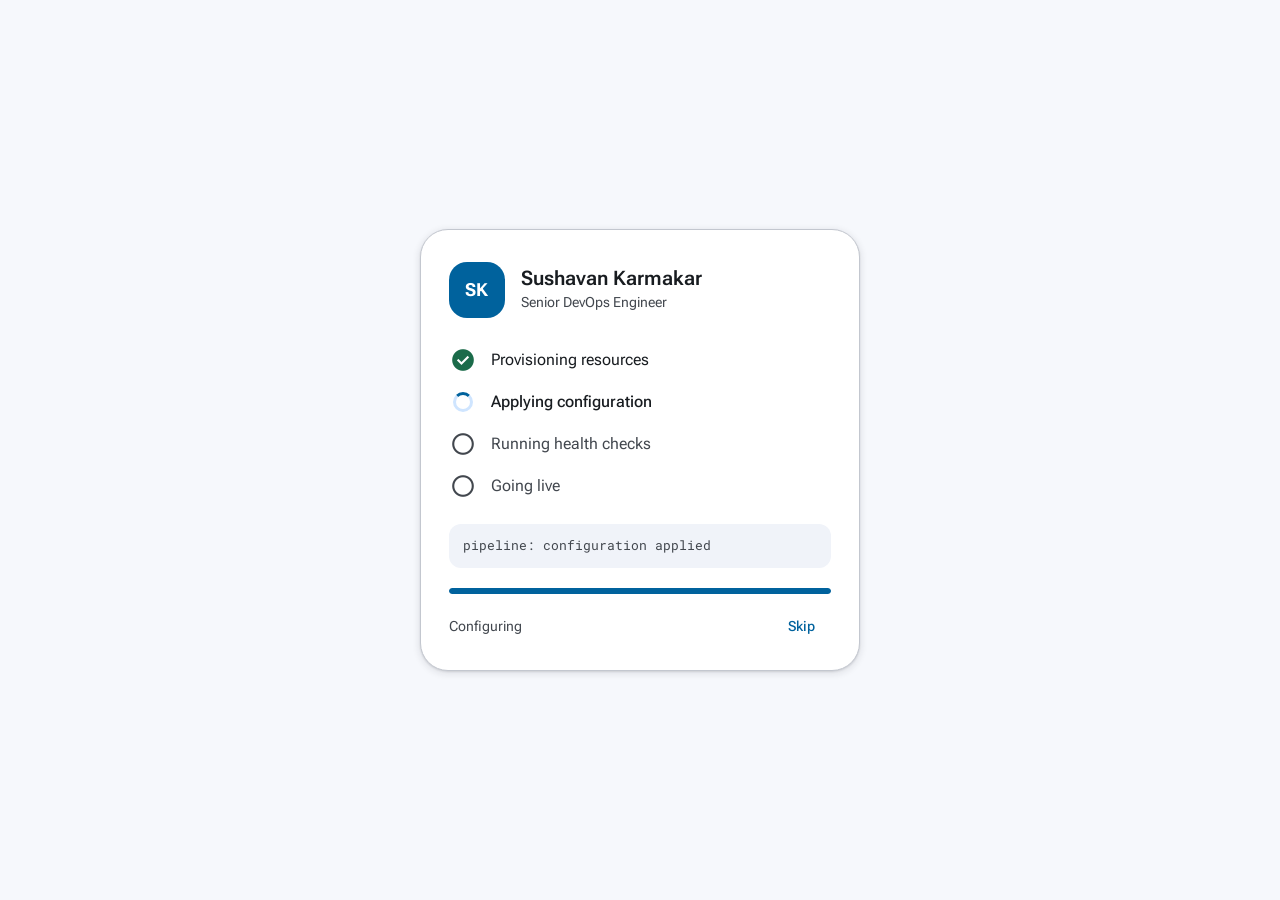
<file: index.html>
<!DOCTYPE html>
<html lang="en">

<head>
    <meta charset="UTF-8">
    <meta name="viewport" content="width=device-width, initial-scale=1.0">
    <title>Loading | Sushavan Karmakar</title>
    <meta name="theme-color" content="#f6f8fc">
    <link rel="icon" href="data:image/svg+xml,%3Csvg xmlns='http://www.w3.org/2000/svg' viewBox='0 0 100 100'%3E%3Crect width='100' height='100' rx='28' fill='%2300629d'/%3E%3Ctext x='50' y='66' font-size='52' text-anchor='middle' fill='white' font-family='sans-serif' font-weight='700'%3ESK%3C/text%3E%3C/svg%3E">
    <noscript><meta http-equiv="refresh" content="0;url=./index.html"></noscript>

    <link rel="preconnect" href="https://fonts.googleapis.com">
    <link rel="preconnect" href="https://fonts.gstatic.com" crossorigin>
    <link href="https://fonts.googleapis.com/css2?family=Roboto+Flex:opsz,wght@8..144,400;8..144,500;8..144,600;8..144,700&family=Roboto+Mono:wght@400;500&display=swap" rel="stylesheet">
    <link href="https://fonts.googleapis.com/css2?family=Material+Symbols+Outlined:opsz,wght,FILL,GRAD@24,400,0,0" rel="stylesheet">

    <style>
        :root {
            --primary: #00629d;
            --on-primary: #ffffff;
            --primary-container: #cfe5ff;
            --on-primary-container: #001d32;
            --success: #1b6b4a;
            --success-container: #a6f2c8;
            --on-success-container: #002113;
            --surface: #f6f8fc;
            --surface-low: #f0f3f9;
            --surface-container: #e9edf4;
            --surface-lowest: #ffffff;
            --on-surface: #181c20;
            --on-surface-variant: #42474e;
            --outline-variant: #c3c7cf;
            --font: "Roboto Flex", system-ui, -apple-system, "Segoe UI", Roboto, sans-serif;
            --font-mono: "Roboto Mono", ui-monospace, Menlo, Consolas, monospace;
            --total: 4200ms; /* keep in sync with DURATION in the script */
        }

        *, *::before, *::after { box-sizing: border-box; }
        html { min-height: 100%; }
        body {
            display: grid; place-items: center; padding: 20px;
            min-height: 100vh; min-height: 100dvh; margin: 0;
            background: var(--surface); color: var(--on-surface);
            font-family: var(--font); line-height: 1.5;
            -webkit-font-smoothing: antialiased;
        }
        :focus-visible { outline: 3px solid var(--primary); outline-offset: 3px; border-radius: 6px; }
        .material-symbols-outlined { font-size: 24px; line-height: 1; user-select: none; }

        .loader {
            width: min(100%, 440px);
            background: var(--surface-lowest);
            border: 1px solid var(--outline-variant);
            border-radius: 28px;
            padding: 32px 28px 24px;
            box-shadow: 0 1px 2px rgba(24, 28, 32, .12), 0 2px 6px 2px rgba(24, 28, 32, .08);
        }

        .who { display: flex; align-items: center; gap: 16px; margin-bottom: 28px; }
        .mark {
            width: 56px; height: 56px; border-radius: 18px; flex: none;
            display: grid; place-items: center;
            background: var(--primary); color: var(--on-primary);
            font-weight: 700; font-size: 1.15rem; letter-spacing: .02em;
        }
        .who h1 { margin: 0; font-size: 1.25rem; font-weight: 600; line-height: 1.2; }
        .who p { margin: 2px 0 0; font-size: .9rem; color: var(--on-surface-variant); }

        .steps { list-style: none; margin: 0 0 24px; padding: 0; display: grid; gap: 14px; }
        .step { display: flex; align-items: center; gap: 14px; color: var(--on-surface-variant); transition: color .25s; }
        .step__icon { width: 28px; height: 28px; display: grid; place-items: center; flex: none; }
        .step__icon .material-symbols-outlined { font-size: 26px; }
        .step.is-running { color: var(--on-surface); font-weight: 500; }
        .step.is-running .step__icon { color: var(--primary); }
        .step.is-done { color: var(--on-surface); }
        .step.is-done .step__icon { color: var(--success); }
        .step.is-done .material-symbols-outlined { font-variation-settings: "FILL" 1; }

        .spinner {
            width: 20px; height: 20px; border-radius: 50%;
            border: 3px solid var(--primary-container); border-top-color: var(--primary);
            animation: spin .8s linear infinite;
        }
        @keyframes spin { to { transform: rotate(360deg); } }

        .log {
            margin-bottom: 20px; padding: 12px 14px; min-height: 44px;
            border-radius: 12px; background: var(--surface-low);
            font-family: var(--font-mono); font-size: .82rem; color: var(--on-surface-variant);
        }

        /* Material linear progress, determinate */
        .progress { height: 6px; border-radius: 999px; background: var(--surface-container); overflow: hidden; }
        .progress__bar {
            height: 100%; width: 0; border-radius: inherit; background: var(--primary);
            transition: width var(--total) linear, background .3s;
        }
        .progress.is-complete .progress__bar { background: var(--success); }

        .foot { display: flex; align-items: center; justify-content: space-between; margin-top: 12px; min-height: 40px; }
        .status { font-size: .875rem; color: var(--on-surface-variant); }
        .skip {
            height: 40px; padding: 0 16px; border: 0; border-radius: 999px;
            background: transparent; color: var(--primary);
            font: 500 .9rem var(--font); cursor: pointer; text-decoration: none;
            display: inline-flex; align-items: center;
            transition: background .2s;
        }
        .skip:hover { background: color-mix(in srgb, var(--primary) 8%, transparent); }

        @media (prefers-reduced-motion: reduce) {
            .spinner { animation: none; border-top-color: var(--primary); }
            .progress__bar { transition: none; }
        }
    </style>
</head>

<body>
    <main class="loader" aria-busy="true" id="loader">
        <div class="who">
            <div class="mark">SK</div>
            <div>
                <h1>Sushavan Karmakar</h1>
                <p>Senior DevOps Engineer</p>
            </div>
        </div>

        <ol class="steps" id="steps">
            <li class="step"><span class="step__icon"><span class="material-symbols-outlined">radio_button_unchecked</span></span>Provisioning resources</li>
            <li class="step"><span class="step__icon"><span class="material-symbols-outlined">radio_button_unchecked</span></span>Applying configuration</li>
            <li class="step"><span class="step__icon"><span class="material-symbols-outlined">radio_button_unchecked</span></span>Running health checks</li>
            <li class="step"><span class="step__icon"><span class="material-symbols-outlined">radio_button_unchecked</span></span>Going live</li>
        </ol>

        <p class="log" id="log">terraform init: ready</p>

        <div class="progress" id="progress" role="progressbar" aria-label="Loading portfolio" aria-valuemin="0" aria-valuemax="100" aria-valuenow="0">
            <div class="progress__bar" id="bar"></div>
        </div>

        <div class="foot">
            <span class="status" id="status" role="status">Starting up</span>
            <a class="skip" id="skip" href="./index.html">Skip</a>
        </div>
    </main>

    <script>
        // Where to go when loading finishes. Change this if your main page has a different name.
        const TARGET = "./main.html";
        const DURATION = 4200;

        const steps = [...document.querySelectorAll("#steps .step")];
        const log = document.getElementById("log");
        const bar = document.getElementById("bar");
        const progress = document.getElementById("progress");
        const status = document.getElementById("status");
        const loader = document.getElementById("loader");

        const logs = [
            "terraform apply: 12 resources created",
            "pipeline: configuration applied",
            "health checks: all passing",
            "traffic switched to portfolio",
        ];
        const statuses = ["Provisioning", "Configuring", "Checking", "Going live"];

        const reduce = window.matchMedia("(prefers-reduced-motion: reduce)").matches;
        const slice = DURATION / steps.length;
        const timers = [];
        let redirected = false;

        function setIcon(step, kind) {
            const holder = step.querySelector(".step__icon");
            holder.innerHTML = kind === "running"
                ? '<span class="spinner" aria-hidden="true"></span>'
                : '<span class="material-symbols-outlined">' + (kind === "done" ? "check_circle" : "radio_button_unchecked") + "</span>";
        }

        function go() {
            if (redirected) return;
            redirected = true;
            timers.forEach(clearTimeout);
            window.location.replace(TARGET);
        }

        function finish() {
            progress.classList.add("is-complete");
            progress.setAttribute("aria-valuenow", "100");
            loader.setAttribute("aria-busy", "false");
            status.textContent = "Ready";
            log.textContent = "portfolio is live";
        }

        function run() {
            // Start the determinate bar after first paint so the transition plays
            requestAnimationFrame(() => requestAnimationFrame(() => { bar.style.width = "100%"; }));

            steps.forEach((step, i) => {
                timers.push(setTimeout(() => {
                    if (i > 0) { steps[i - 1].classList.replace("is-running", "is-done"); setIcon(steps[i - 1], "done"); }
                    step.classList.add("is-running");
                    setIcon(step, "running");
                    log.textContent = logs[i];
                    status.textContent = statuses[i];
                    progress.setAttribute("aria-valuenow", String(Math.round((i / steps.length) * 100)));
                }, i * slice));
            });

            timers.push(setTimeout(() => {
                const last = steps[steps.length - 1];
                last.classList.replace("is-running", "is-done");
                setIcon(last, "done");
                finish();
            }, DURATION));

            timers.push(setTimeout(go, DURATION + 500));
        }

        if (reduce) {
            steps.forEach((s) => { s.classList.add("is-done"); setIcon(s, "done"); });
            bar.style.width = "100%";
            finish();
            timers.push(setTimeout(go, 1200));
        } else {
            run();
        }
    </script>
</body>

</html>
</file>
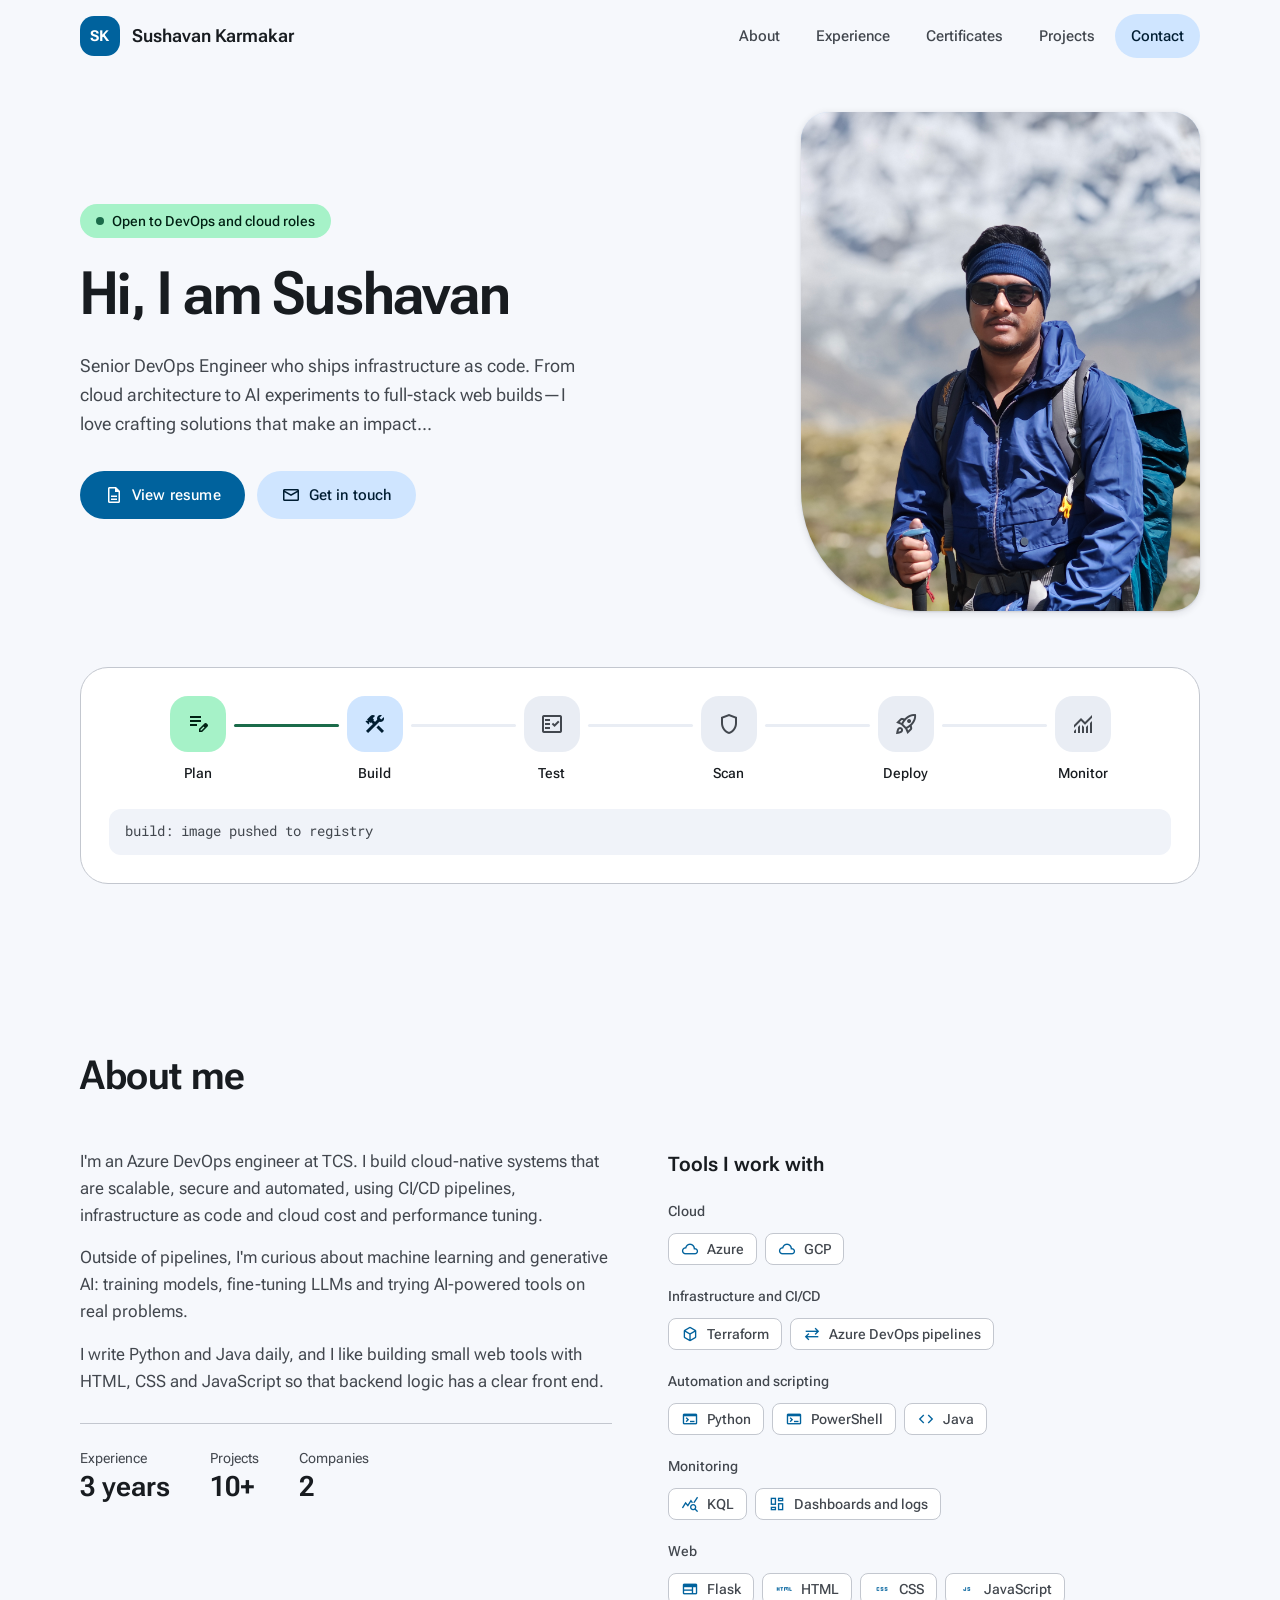
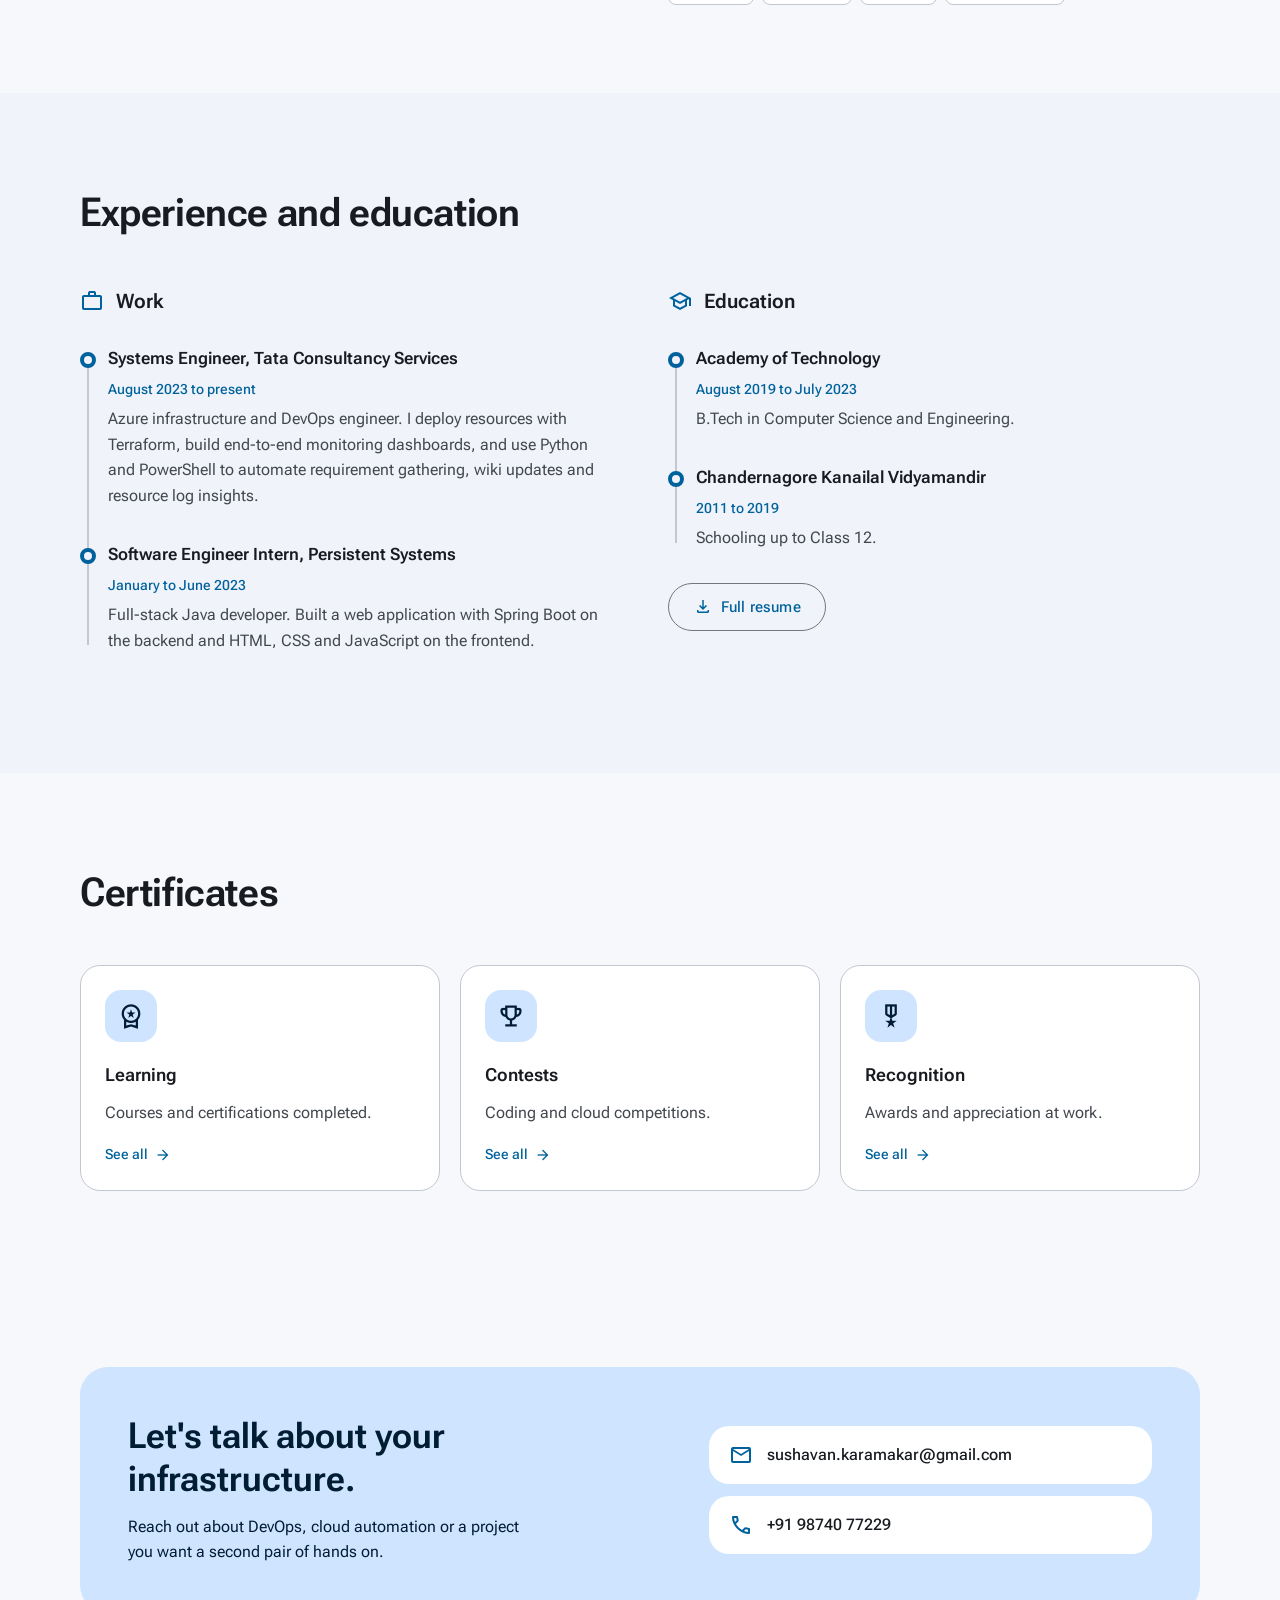
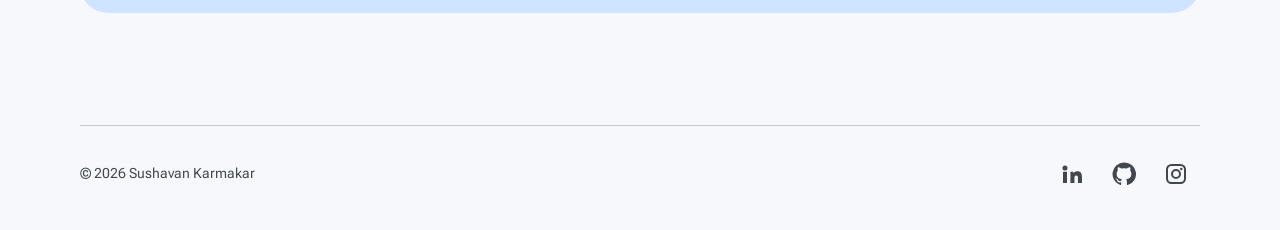
<file: main.html>
<!DOCTYPE html>
<html lang="en">

<head>
    <meta charset="UTF-8">
    <meta name="viewport" content="width=device-width, initial-scale=1.0">
    <title>Sushavan Karmakar</title>
    <meta name="description" content="Portfolio of Sushavan Karmakar, Senior DevOps Engineer working with Azure, Terraform, CI/CD pipelines, monitoring and Python automation.">
    <meta name="theme-color" content="#f6f8fc">
    <link rel="icon" href="data:image/svg+xml,%3Csvg xmlns='http://www.w3.org/2000/svg' viewBox='0 0 100 100'%3E%3Crect width='100' height='100' rx='28' fill='%2300629d'/%3E%3Ctext x='50' y='66' font-size='52' text-anchor='middle' fill='white' font-family='sans-serif' font-weight='700'%3ESK%3C/text%3E%3C/svg%3E">

    <link rel="preconnect" href="https://fonts.googleapis.com">
    <link rel="preconnect" href="https://fonts.gstatic.com" crossorigin>
    <link href="https://fonts.googleapis.com/css2?family=Roboto+Flex:opsz,wght@8..144,400;8..144,500;8..144,600;8..144,700&family=Roboto+Mono:wght@400;500&display=swap" rel="stylesheet">
    <link href="https://fonts.googleapis.com/css2?family=Material+Symbols+Outlined:opsz,wght,FILL,GRAD@24,400,0,0" rel="stylesheet">
    <link rel="stylesheet" href="assets/css/main.css">
</head>

<body>
    <a class="skip-link" href="#main">Skip to content</a>

    <!-- Top app bar -->
    <header class="app-bar" id="app-bar">
        <div class="container app-bar__inner">
            <a href="#hero" class="brand" aria-label="Sushavan Karmakar, home">
                <span class="brand__mark">SK</span>
                <span class="brand__name">Sushavan Karmakar</span>
            </a>
            <nav class="nav" id="nav" aria-label="Primary">
                <a href="#about" class="nav__link">About</a>
                <a href="#experience" class="nav__link">Experience</a>
                <a href="#certificates" class="nav__link">Certificates</a>
                <a href="#projects" class="nav__link">Projects</a>
                <a href="#contact" class="nav__link">Contact</a>
            </nav>
            <button class="icon-btn nav-toggle" id="nav-toggle" aria-label="Open menu" aria-expanded="false" aria-controls="nav">
                <span class="material-symbols-outlined">menu</span>
            </button>
        </div>
    </header>

    <main id="main">
        <!-- Hero -->
        <section class="hero" id="hero">
            <div class="container hero__grid">
                <div class="hero__text">
                    <span class="chip chip--status"><span class="dot"></span>Open to DevOps and cloud roles</span>
                    <h1 class="hero__title">Hi, I am Sushavan</h1>
                    <p class="hero__lead">Senior DevOps Engineer who ships infrastructure as code. From cloud architecture to AI experiments to full-stack web builds—I love crafting solutions that make an impact...</p>
                    <div class="hero__actions">
                        <a href="./assets/my-resume.pdf" class="btn btn--filled ripple">
                            <span class="material-symbols-outlined">description</span>View resume
                        </a>
                        <a href="#contact" class="btn btn--tonal ripple">
                            <span class="material-symbols-outlined">mail</span>Get in touch
                        </a>
                    </div>
                </div>
                <figure class="hero__photo">
                    <img src="./assets/img/hero.jpg" alt="Portrait of Sushavan Karmakar">
                </figure>
            </div>

            <!-- Pipeline: the one animated moment on the page -->
            <div class="container">
                <div class="pipeline" id="pipeline" aria-label="Illustration of a CI/CD pipeline running to completion">
                    <ol class="pipeline__stages">
                        <li class="stage"><span class="stage__icon material-symbols-outlined">edit_note</span><span class="stage__name">Plan</span></li>
                        <li class="stage"><span class="stage__icon material-symbols-outlined">construction</span><span class="stage__name">Build</span></li>
                        <li class="stage"><span class="stage__icon material-symbols-outlined">fact_check</span><span class="stage__name">Test</span></li>
                        <li class="stage"><span class="stage__icon material-symbols-outlined">shield</span><span class="stage__name">Scan</span></li>
                        <li class="stage"><span class="stage__icon material-symbols-outlined">rocket_launch</span><span class="stage__name">Deploy</span></li>
                        <li class="stage"><span class="stage__icon material-symbols-outlined">monitoring</span><span class="stage__name">Monitor</span></li>
                    </ol>
                    <p class="pipeline__log" id="pipeline-log" aria-live="off">terraform plan: ready</p>
                </div>
            </div>
        </section>

        <!-- About -->
        <section class="section" id="about">
            <div class="container">
                <h2 class="section__title">About me</h2>
                <div class="about__grid">
                    <div class="about__text">
                        <p>I'm an Azure DevOps engineer at TCS. I build cloud-native systems that are scalable, secure and automated, using CI/CD pipelines, infrastructure as code and cloud cost and performance tuning.</p>
                        <p>Outside of pipelines, I'm curious about machine learning and generative AI: training models, fine-tuning LLMs and trying AI-powered tools on real problems.</p>
                        <p>I write Python and Java daily, and I like building small web tools with HTML, CSS and JavaScript so that backend logic has a clear front end.</p>
                        <dl class="facts">
                            <div><dt>Experience</dt><dd>3 years</dd></div>
                            <div><dt>Projects</dt><dd>10+</dd></div>
                            <div><dt>Companies</dt><dd>2</dd></div>
                        </dl>
                    </div>

                    <div class="skills">
                        <h3 class="skills__title">Tools I work with</h3>
                        <div class="skill-group">
                            <h4>Cloud</h4>
                            <div class="chips"><span class="chip"><span class="material-symbols-outlined">cloud</span>Azure</span><span class="chip"><span class="material-symbols-outlined">cloud</span>GCP</span></div>
                        </div>
                        <div class="skill-group">
                            <h4>Infrastructure and CI/CD</h4>
                            <div class="chips"><span class="chip"><span class="material-symbols-outlined">deployed_code</span>Terraform</span><span class="chip"><span class="material-symbols-outlined">sync_alt</span>Azure DevOps pipelines</span></div>
                        </div>
                        <div class="skill-group">
                            <h4>Automation and scripting</h4>
                            <div class="chips"><span class="chip"><span class="material-symbols-outlined">terminal</span>Python</span><span class="chip"><span class="material-symbols-outlined">terminal</span>PowerShell</span><span class="chip"><span class="material-symbols-outlined">code</span>Java</span></div>
                        </div>
                        <div class="skill-group">
                            <h4>Monitoring</h4>
                            <div class="chips"><span class="chip"><span class="material-symbols-outlined">query_stats</span>KQL</span><span class="chip"><span class="material-symbols-outlined">dashboard</span>Dashboards and logs</span></div>
                        </div>
                        <div class="skill-group">
                            <h4>Web</h4>
                            <div class="chips"><span class="chip"><span class="material-symbols-outlined">web</span>Flask</span><span class="chip"><span class="material-symbols-outlined">html</span>HTML</span><span class="chip"><span class="material-symbols-outlined">css</span>CSS</span><span class="chip"><span class="material-symbols-outlined">javascript</span>JavaScript</span></div>
                        </div>
                    </div>
                </div>
            </div>
        </section>

        <!-- Experience and education -->
        <section class="section section--tinted" id="experience">
            <div class="container">
                <h2 class="section__title">Experience and education</h2>
                <div class="split">
                    <div>
                        <h3 class="subhead"><span class="material-symbols-outlined">work</span>Work</h3>
                        <ol class="timeline">
                            <li class="timeline__item">
                                <h4>Systems Engineer, Tata Consultancy Services</h4>
                                <p class="timeline__date">August 2023 to present</p>
                                <p>Azure infrastructure and DevOps engineer. I deploy resources with Terraform, build end-to-end monitoring dashboards, and use Python and PowerShell to automate requirement gathering, wiki updates and resource log insights.</p>
                            </li>
                            <li class="timeline__item">
                                <h4>Software Engineer Intern, Persistent Systems</h4>
                                <p class="timeline__date">January to June 2023</p>
                                <p>Full-stack Java developer. Built a web application with Spring Boot on the backend and HTML, CSS and JavaScript on the frontend.</p>
                            </li>
                        </ol>
                    </div>
                    <div>
                        <h3 class="subhead"><span class="material-symbols-outlined">school</span>Education</h3>
                        <ol class="timeline">
                            <li class="timeline__item">
                                <h4>Academy of Technology</h4>
                                <p class="timeline__date">August 2019 to July 2023</p>
                                <p>B.Tech in Computer Science and Engineering.</p>
                            </li>
                            <li class="timeline__item">
                                <h4>Chandernagore Kanailal Vidyamandir</h4>
                                <p class="timeline__date">2011 to 2019</p>
                                <p>Schooling up to Class 12.</p>
                            </li>
                        </ol>
                        <a href="./assets/my-resume.pdf" class="btn btn--outlined ripple">
                            <span class="material-symbols-outlined">download</span>Full resume
                        </a>
                    </div>
                </div>
            </div>
        </section>

        <!-- Certificates -->
        <section class="section" id="certificates">
            <div class="container">
                <h2 class="section__title">Certificates</h2>
                <div class="grid grid--3">
                    <!-- TODO: replace with real certificate names and verification links -->
                    <a href="#" class="card card--link ripple">
                        <span class="card__icon material-symbols-outlined">workspace_premium</span>
                        <h3>Learning</h3>
                        <p>Courses and certifications completed.</p>
                        <span class="card__more">See all<span class="material-symbols-outlined">arrow_forward</span></span>
                    </a>
                    <a href="#" class="card card--link ripple">
                        <span class="card__icon material-symbols-outlined">emoji_events</span>
                        <h3>Contests</h3>
                        <p>Coding and cloud competitions.</p>
                        <span class="card__more">See all<span class="material-symbols-outlined">arrow_forward</span></span>
                    </a>
                    <a href="#" class="card card--link ripple">
                        <span class="card__icon material-symbols-outlined">military_tech</span>
                        <h3>Recognition</h3>
                        <p>Awards and appreciation at work.</p>
                        <span class="card__more">See all<span class="material-symbols-outlined">arrow_forward</span></span>
                    </a>
                </div>
            </div>
        </section>

        <!-- Projects -->
        <!-- <section class="section section--tinted" id="projects">
            <div class="container">
                <h2 class="section__title">Recent projects</h2>
                <div class="grid grid--3">
                    <article class="card project">
                        <div class="project__banner"><span class="material-symbols-outlined">deployed_code</span></div>
                        <h3>Azure infrastructure with Terraform</h3>
                        <p>Reusable modules that deploy and tag Azure resources the same way every time.</p>
                        <div class="chips chips--small"><span class="chip">Terraform</span><span class="chip">Azure</span></div>
                        <div class="project__links">
                            <a href="#" class="text-btn">Live demo</a>
                            <a href="#" class="text-btn">Source code</a>
                        </div>
                    </article>
                    <article class="card project">
                        <div class="project__banner"><span class="material-symbols-outlined">monitoring</span></div>
                        <h3>Monitoring dashboards</h3>
                        <p>End-to-end dashboards built on KQL queries so the team sees problems before users do.</p>
                        <div class="chips chips--small"><span class="chip">KQL</span><span class="chip">Azure Monitor</span></div>
                        <div class="project__links">
                            <a href="#" class="text-btn">Live demo</a>
                            <a href="#" class="text-btn">Source code</a>
                        </div>
                    </article>
                    <article class="card project">
                        <div class="project__banner"><span class="material-symbols-outlined">terminal</span></div>
                        <h3>Ops automation scripts</h3>
                        <p>Python and PowerShell tools that gather requirements, update wikis and summarise resource logs.</p>
                        <div class="chips chips--small"><span class="chip">Python</span><span class="chip">PowerShell</span></div>
                        <div class="project__links">
                            <a href="#" class="text-btn">Live demo</a>
                            <a href="#" class="text-btn">Source code</a>
                        </div>
                    </article>
                </div>
            </div>
        </section> -->

        <!-- Contact -->
        <section class="section" id="contact">
            <div class="container">
                <div class="contact">
                    <div>
                        <h2 class="contact__title">Let's talk about your infrastructure.</h2>
                        <p>Reach out about DevOps, cloud automation or a project you want a second pair of hands on.</p>
                    </div>
                    <ul class="contact__list">
                        <li><a href="mailto:sushavan.karamakar@gmail.com" class="contact__row ripple"><span class="material-symbols-outlined">mail</span>sushavan.karamakar@gmail.com</a></li>
                        <li><a href="tel:+919874077229" class="contact__row ripple"><span class="material-symbols-outlined">call</span>+91 98740 77229</a></li>
                    </ul>
                </div>
            </div>
        </section>
    </main>

    <footer class="footer">
        <div class="container footer__inner">
            <p>&copy; <span id="year">2026</span> Sushavan Karmakar</p>
            <ul class="social">
                <li>
                    <a href="https://www.linkedin.com/in/sushavan-karmakar-7965a2195/" class="icon-btn" target="_blank" rel="noopener" aria-label="LinkedIn">
                        <svg viewBox="0 0 24 24" aria-hidden="true"><path d="M4.98 3.5a2.5 2.5 0 1 1 0 5 2.5 2.5 0 0 1 0-5zM3 9.75h4V21H3V9.75zm6.5 0h3.83v1.54h.05c.53-1 1.84-2.06 3.78-2.06 4.04 0 4.79 2.66 4.79 6.12V21h-4v-4.9c0-1.17-.02-2.67-1.63-2.67-1.63 0-1.88 1.27-1.88 2.58V21h-4V9.75z"/></svg>
                    </a>
                </li>
                <li>
                    <a href="https://github.com/SushavanK20" class="icon-btn" target="_blank" rel="noopener" aria-label="GitHub">
                        <svg viewBox="0 0 24 24" aria-hidden="true"><path d="M12 .5a11.5 11.5 0 0 0-3.64 22.41c.58.1.79-.25.79-.56v-2c-3.2.7-3.87-1.37-3.87-1.37-.53-1.33-1.28-1.69-1.28-1.69-1.04-.71.08-.7.08-.7 1.15.08 1.76 1.18 1.76 1.18 1.02 1.75 2.68 1.25 3.34.95.1-.74.4-1.25.73-1.54-2.55-.29-5.24-1.28-5.24-5.69 0-1.26.45-2.28 1.18-3.09-.12-.29-.51-1.46.11-3.05 0 0 .97-.31 3.17 1.18a11 11 0 0 1 5.78 0c2.2-1.49 3.17-1.18 3.17-1.18.62 1.59.23 2.76.11 3.05.74.81 1.18 1.83 1.18 3.09 0 4.42-2.69 5.39-5.25 5.68.41.36.78 1.06.78 2.14v3.17c0 .31.21.67.8.56A11.5 11.5 0 0 0 12 .5z"/></svg>
                    </a>
                </li>
                <li>
                    <a href="https://www.instagram.com/sushavan_20/" class="icon-btn" target="_blank" rel="noopener" aria-label="Instagram">
                        <svg viewBox="0 0 24 24" aria-hidden="true"><path d="M7.5 2h9A5.5 5.5 0 0 1 22 7.5v9a5.5 5.5 0 0 1-5.5 5.5h-9A5.5 5.5 0 0 1 2 16.5v-9A5.5 5.5 0 0 1 7.5 2zm0 2A3.5 3.5 0 0 0 4 7.5v9A3.5 3.5 0 0 0 7.5 20h9a3.5 3.5 0 0 0 3.5-3.5v-9A3.5 3.5 0 0 0 16.5 4h-9zM12 7a5 5 0 1 1 0 10 5 5 0 0 1 0-10zm0 2a3 3 0 1 0 0 6 3 3 0 0 0 0-6zm5.25-3.25a1.25 1.25 0 1 1 0 2.5 1.25 1.25 0 0 1 0-2.5z"/></svg>
                    </a>
                </li>
            </ul>
        </div>
    </footer>

    <script src="assets/js/main.js"></script>
</body>

</html>
</file>
<file: assets/css/main.css>
/* ==========================================================
   Portfolio: Material Design 3, light theme
   ========================================================== */
:root {
  /* Color roles */
  --primary: #00629d;
  --on-primary: #ffffff;
  --primary-container: #cfe5ff;
  --on-primary-container: #001d32;
  --success: #1b6b4a;
  --success-container: #a6f2c8;
  --on-success-container: #002113;
  --surface: #f6f8fc;
  --surface-low: #f0f3f9;
  --surface-container: #e9edf4;
  --surface-lowest: #ffffff;
  --on-surface: #181c20;
  --on-surface-variant: #42474e;
  --outline: #72777f;
  --outline-variant: #c3c7cf;

  /* Type */
  --font: "Roboto Flex", system-ui, -apple-system, "Segoe UI", Roboto, sans-serif;
  --font-mono: "Roboto Mono", ui-monospace, Menlo, Consolas, monospace;

  /* Shape and elevation */
  --r-sm: 8px;
  --r-md: 12px;
  --r-lg: 20px;
  --r-xl: 28px;
  --r-full: 999px;
  --elev-1: 0 1px 2px rgba(24, 28, 32, 0.12), 0 1px 3px 1px rgba(24, 28, 32, 0.08);
  --elev-2: 0 1px 2px rgba(24, 28, 32, 0.12), 0 2px 6px 2px rgba(24, 28, 32, 0.08);

  --container: 1120px;
  --bar-h: 72px;
}

*, *::before, *::after { box-sizing: border-box; }
html { scroll-behavior: smooth; scroll-padding-top: calc(var(--bar-h) + 16px); }
body {
  margin: 0;
  background: var(--surface);
  color: var(--on-surface);
  font-family: var(--font);
  font-size: 1rem;
  line-height: 1.6;
  -webkit-font-smoothing: antialiased;
}
h1, h2, h3, h4, p, ul, ol, dl, dd, figure { margin: 0; padding: 0; }
ul, ol { list-style: none; }
a { color: inherit; text-decoration: none; }
img { display: block; max-width: 100%; }
button { font: inherit; color: inherit; cursor: pointer; }
:focus-visible { outline: 3px solid var(--primary); outline-offset: 3px; border-radius: 6px; }

.container { width: min(100% - 40px, var(--container)); margin-inline: auto; }
.material-symbols-outlined { font-size: 24px; line-height: 1; user-select: none; }

.skip-link {
  position: absolute; left: 16px; top: -60px; z-index: 200;
  background: var(--primary); color: var(--on-primary);
  padding: 10px 16px; border-radius: var(--r-md); transition: top 0.2s;
}
.skip-link:focus { top: 12px; }

/* ---------- Top app bar ---------- */
.app-bar {
  position: sticky; top: 0; z-index: 100;
  height: var(--bar-h);
  background: var(--surface);
  transition: background 0.25s, box-shadow 0.25s;
}
.app-bar--scrolled { background: var(--surface-container); box-shadow: var(--elev-1); }
.app-bar__inner { height: 100%; display: flex; align-items: center; justify-content: space-between; gap: 16px; }

.brand { display: flex; align-items: center; gap: 12px; font-weight: 600; font-size: 1.125rem; }
.brand__mark {
  width: 40px; height: 40px; border-radius: 14px;
  display: grid; place-items: center;
  background: var(--primary); color: var(--on-primary);
  font-weight: 700; font-size: 0.95rem; letter-spacing: 0.02em;
}

.nav { display: flex; gap: 4px; }
.nav__link {
  position: relative;
  padding: 10px 16px; border-radius: var(--r-full);
  font-weight: 500; font-size: 0.95rem; color: var(--on-surface-variant);
  transition: background 0.2s, color 0.2s;
}
.nav__link:hover { background: color-mix(in srgb, var(--on-surface) 8%, transparent); }
.nav__link.is-active { background: var(--primary-container); color: var(--on-primary-container); }

.icon-btn {
  width: 48px; height: 48px; border: 0; border-radius: var(--r-full);
  display: inline-grid; place-items: center;
  background: transparent; color: var(--on-surface-variant);
  transition: background 0.2s;
}
.icon-btn:hover { background: color-mix(in srgb, var(--on-surface) 8%, transparent); }
.icon-btn svg { width: 24px; height: 24px; fill: currentColor; }
.nav-toggle { display: none; }

/* ---------- Buttons and chips ---------- */
.btn {
  position: relative; overflow: hidden;
  display: inline-flex; align-items: center; gap: 8px;
  height: 48px; padding: 0 24px; border: 0; border-radius: var(--r-full);
  font-weight: 500; font-size: 0.95rem; letter-spacing: 0.01em;
  transition: box-shadow 0.2s, background 0.2s;
}
.btn .material-symbols-outlined { font-size: 20px; }
.btn--filled { background: var(--primary); color: var(--on-primary); }
.btn--filled:hover { box-shadow: var(--elev-1); }
.btn--tonal { background: var(--primary-container); color: var(--on-primary-container); }
.btn--tonal:hover { box-shadow: var(--elev-1); }
.btn--outlined { border: 1px solid var(--outline); background: transparent; color: var(--primary); }
.btn--outlined:hover { background: color-mix(in srgb, var(--primary) 8%, transparent); }

.text-btn {
  display: inline-flex; align-items: center; height: 40px; padding: 0 12px;
  border-radius: var(--r-full); font-weight: 500; font-size: 0.9rem; color: var(--primary);
  transition: background 0.2s;
}
.text-btn:hover { background: color-mix(in srgb, var(--primary) 8%, transparent); }

.chips { display: flex; flex-wrap: wrap; gap: 8px; }
.chip {
  display: inline-flex; align-items: center; gap: 8px;
  height: 32px; padding: 0 12px; border-radius: var(--r-sm);
  border: 1px solid var(--outline-variant);
  background: var(--surface-lowest);
  font-size: 0.875rem; font-weight: 500; color: var(--on-surface-variant);
}
.chip .material-symbols-outlined { font-size: 18px; color: var(--primary); }
.chips--small .chip { height: 28px; font-size: 0.8rem; background: transparent; }
.chip--status {
  border: 0; border-radius: var(--r-full);
  background: var(--success-container); color: var(--on-success-container);
  height: 34px; padding: 0 16px;
}
.dot { width: 8px; height: 8px; border-radius: 50%; background: var(--success); }

/* ---------- Hero ---------- */
.hero { padding: 40px 0 72px; }
.hero__grid { display: grid; grid-template-columns: 1.25fr 0.75fr; gap: 56px; align-items: center; }
.hero__text { display: grid; gap: 24px; justify-items: start; }
.hero__title {
  font-size: clamp(2.25rem, 5.2vw, 3.75rem);
  line-height: 1.08; font-weight: 600; letter-spacing: -0.02em;
  max-width: 16ch;
}
.hero__lead { font-size: 1.15rem; color: var(--on-surface-variant); max-width: 52ch; }
.hero__actions { display: flex; flex-wrap: wrap; gap: 12px; margin-top: 8px; }

.hero__photo {
  aspect-ratio: 4 / 5;
  border-radius: var(--r-xl) var(--r-xl) var(--r-xl) 120px;
  overflow: hidden; background: var(--primary-container);
  box-shadow: var(--elev-2);
}
.hero__photo img { width: 100%; height: 100%; object-fit: cover; object-position: 50% 30%; }

/* Pipeline */
.pipeline {
  margin-top: 56px; padding: 28px;
  background: var(--surface-lowest);
  border: 1px solid var(--outline-variant);
  border-radius: var(--r-xl);
}
.pipeline__stages { display: grid; grid-template-columns: repeat(6, 1fr); }
.stage { position: relative; display: grid; justify-items: center; gap: 10px; text-align: center; }
.stage:not(:last-child)::after {
  content: ""; position: absolute; top: 28px; left: calc(50% + 36px); width: calc(100% - 72px); height: 3px;
  border-radius: 3px; background: var(--surface-container);
}
.stage:not(:last-child)::before {
  content: ""; position: absolute; top: 28px; left: calc(50% + 36px); width: calc(100% - 72px); height: 3px;
  border-radius: 3px; background: var(--success);
  transform: scaleX(0); transform-origin: left; transition: transform 0.45s ease; z-index: 1;
}
.stage.is-done:not(:last-child)::before { transform: scaleX(1); }
.stage__icon {
  width: 56px; height: 56px; border-radius: 18px;
  display: grid; place-items: center;
  background: var(--surface-container); color: var(--on-surface-variant);
  transition: background 0.3s, color 0.3s;
}
.stage.is-running .stage__icon { background: var(--primary-container); color: var(--on-primary-container); }
.stage.is-done .stage__icon { background: var(--success-container); color: var(--on-success-container); }
.stage__name { font-size: 0.9rem; font-weight: 500; }
.pipeline__log {
  margin-top: 24px; padding: 12px 16px; border-radius: var(--r-md);
  background: var(--surface-low); color: var(--on-surface-variant);
  font-family: var(--font-mono); font-size: 0.85rem; min-height: 46px;
}

/* ---------- Sections ---------- */
.section { padding: 88px 0; }
.section--tinted { background: var(--surface-low); }
.section__title { font-size: clamp(1.75rem, 3.4vw, 2.5rem); font-weight: 600; letter-spacing: -0.01em; margin-bottom: 40px; }

/* About */
.about__grid { display: grid; grid-template-columns: 1fr 1fr; gap: 56px; }
.about__text { display: grid; gap: 16px; align-content: start; max-width: 62ch; color: var(--on-surface-variant); font-size: 1.05rem; }
.facts { display: flex; gap: 40px; margin-top: 12px; padding-top: 24px; border-top: 1px solid var(--outline-variant); }
.facts dt { font-size: 0.85rem; color: var(--on-surface-variant); }
.facts dd { font-size: 1.75rem; font-weight: 600; color: var(--on-surface); line-height: 1.2; }

.skills { display: grid; gap: 20px; align-content: start; }
.skills__title { font-size: 1.25rem; font-weight: 600; }
.skill-group { display: grid; gap: 10px; }
.skill-group h4 { font-size: 0.9rem; font-weight: 500; color: var(--on-surface-variant); }

/* Timeline */
.split { display: grid; grid-template-columns: 1fr 1fr; gap: 56px; align-items: start; }
.subhead { display: flex; align-items: center; gap: 12px; font-size: 1.25rem; font-weight: 600; margin-bottom: 28px; }
.subhead .material-symbols-outlined { color: var(--primary); }
.timeline { position: relative; display: grid; gap: 32px; margin-bottom: 32px; padding-left: 28px; }
.timeline::before { content: ""; position: absolute; left: 7px; top: 8px; bottom: 8px; width: 2px; background: var(--outline-variant); }
.timeline__item { position: relative; display: grid; gap: 6px; }
.timeline__item::before {
  content: ""; position: absolute; left: -28px; top: 7px; width: 16px; height: 16px;
  border-radius: 50%; background: var(--surface-low); border: 4px solid var(--primary);
}
.timeline__item h4 { font-size: 1.05rem; font-weight: 600; }
.timeline__date { font-size: 0.875rem; font-weight: 500; color: var(--primary); }
.timeline__item p:last-child { color: var(--on-surface-variant); }

/* Cards */
.grid { display: grid; gap: 20px; }
.grid--3 { grid-template-columns: repeat(3, 1fr); }
.card {
  position: relative; overflow: hidden;
  display: grid; gap: 10px; align-content: start;
  padding: 24px; border-radius: var(--r-lg);
  background: var(--surface-lowest); border: 1px solid var(--outline-variant);
  transition: box-shadow 0.2s, border-color 0.2s;
}
.card h3 { font-size: 1.15rem; font-weight: 600; }
.card p { color: var(--on-surface-variant); }
.card--link:hover { box-shadow: var(--elev-2); border-color: transparent; }
.card__icon {
  width: 52px; height: 52px; border-radius: 16px; margin-bottom: 8px;
  display: grid; place-items: center; font-size: 28px;
  background: var(--primary-container); color: var(--on-primary-container);
}
.card__more { display: inline-flex; align-items: center; gap: 6px; margin-top: 8px; font-weight: 500; font-size: 0.9rem; color: var(--primary); }
.card__more .material-symbols-outlined { font-size: 18px; }

.project { padding: 0 0 12px; gap: 12px; }
.project > h3, .project > p, .project > .chips { padding-inline: 24px; }
.project__banner {
  height: 132px; display: grid; place-items: center;
  background: var(--primary-container); color: var(--on-primary-container);
}
.project__banner .material-symbols-outlined { font-size: 56px; }
.project__links { display: flex; gap: 4px; padding-inline: 12px; margin-top: 4px; }

/* Contact */
.contact {
  display: grid; grid-template-columns: 1.1fr 0.9fr; gap: 40px; align-items: center;
  padding: 48px; border-radius: var(--r-xl);
  background: var(--primary-container); color: var(--on-primary-container);
}
.contact__title { font-size: clamp(1.6rem, 3vw, 2.25rem); line-height: 1.2; font-weight: 600; margin-bottom: 12px; max-width: 18ch; }
.contact p { max-width: 44ch; }
.contact__list { display: grid; gap: 12px; }
.contact__row {
  position: relative; overflow: hidden;
  display: flex; align-items: center; gap: 14px;
  padding: 16px 20px; border-radius: var(--r-lg);
  background: var(--surface-lowest); color: var(--on-surface);
  font-weight: 500; overflow-wrap: anywhere;
  transition: box-shadow 0.2s;
}
.contact__row:hover { box-shadow: var(--elev-1); }
.contact__row .material-symbols-outlined { color: var(--primary); }

/* Footer */
.footer { padding: 24px 0 32px; color: var(--on-surface-variant); font-size: 0.9rem; }
.footer__inner { display: flex; align-items: center; justify-content: space-between; gap: 16px; padding-top: 24px; border-top: 1px solid var(--outline-variant); }
.social { display: flex; gap: 4px; }

/* Ripple (added by JS) */
.ripple-wave {
  position: absolute; border-radius: 50%; pointer-events: none;
  background: currentColor; opacity: 0.18; transform: scale(0);
  animation: ripple 0.6s ease-out forwards;
}
@keyframes ripple { to { transform: scale(1); opacity: 0; } }

/* ---------- Responsive ---------- */
@media (max-width: 900px) {
  .hero__grid, .about__grid, .split, .contact { grid-template-columns: 1fr; }
  .hero__photo { max-width: 360px; aspect-ratio: 1 / 1; border-radius: var(--r-xl) var(--r-xl) var(--r-xl) 96px; }
  .grid--3 { grid-template-columns: repeat(2, minmax(0, 1fr)); }
  .section { padding: 64px 0; }
  .contact { padding: 32px 24px; }

  .nav-toggle { display: inline-grid; }
  .nav {
    position: absolute; top: var(--bar-h); left: 12px; right: 12px;
    flex-direction: column; padding: 12px; border-radius: var(--r-lg);
    max-height: calc(100vh - var(--bar-h) - 24px);
    max-height: calc(100dvh - var(--bar-h) - 24px);
    overflow-y: auto;
    background: var(--surface-lowest); box-shadow: var(--elev-2);
    opacity: 0; visibility: hidden; transform: translateY(-8px);
    transition: opacity 0.2s, transform 0.2s, visibility 0.2s;
  }
  .nav.is-open { opacity: 1; visibility: visible; transform: none; }
  .nav__link { padding: 14px 16px; }

  /* Pipeline becomes a vertical list */
  .pipeline { padding: 20px; }
  .pipeline__stages { grid-template-columns: 1fr; gap: 14px; }
  .stage { grid-template-columns: 56px 1fr; justify-items: start; text-align: left; align-items: center; gap: 16px; }
  .stage:not(:last-child)::before, .stage:not(:last-child)::after { display: none; }
}
@media (max-width: 600px) {
  .container { width: min(100% - 32px, var(--container)); }
  .hero { padding: 32px 0 56px; }
  .hero__grid { gap: 32px; }
  .hero__text { gap: 20px; }
  .hero__lead { font-size: 1.05rem; }
  .grid--3 { grid-template-columns: 1fr; }
  .section { padding: 48px 0; }
  .section__title { margin-bottom: 28px; }
  .pipeline { margin-top: 40px; padding: 16px; }
  .contact { gap: 24px; padding: 24px 20px; }
  .contact__row { padding: 14px 16px; }
  .card { padding: 20px; }
  .project > h3, .project > p, .project > .chips { padding-inline: 20px; }
}
@media (max-width: 480px) {
  .brand__name { font-size: 1rem; }
  .facts { gap: 24px; }
  .footer__inner { flex-direction: column-reverse; }
}
@media (prefers-reduced-motion: reduce) {
  html { scroll-behavior: auto; }
  *, *::before, *::after { transition-duration: 0.01ms !important; animation-duration: 0.01ms !important; }
}
</file>
